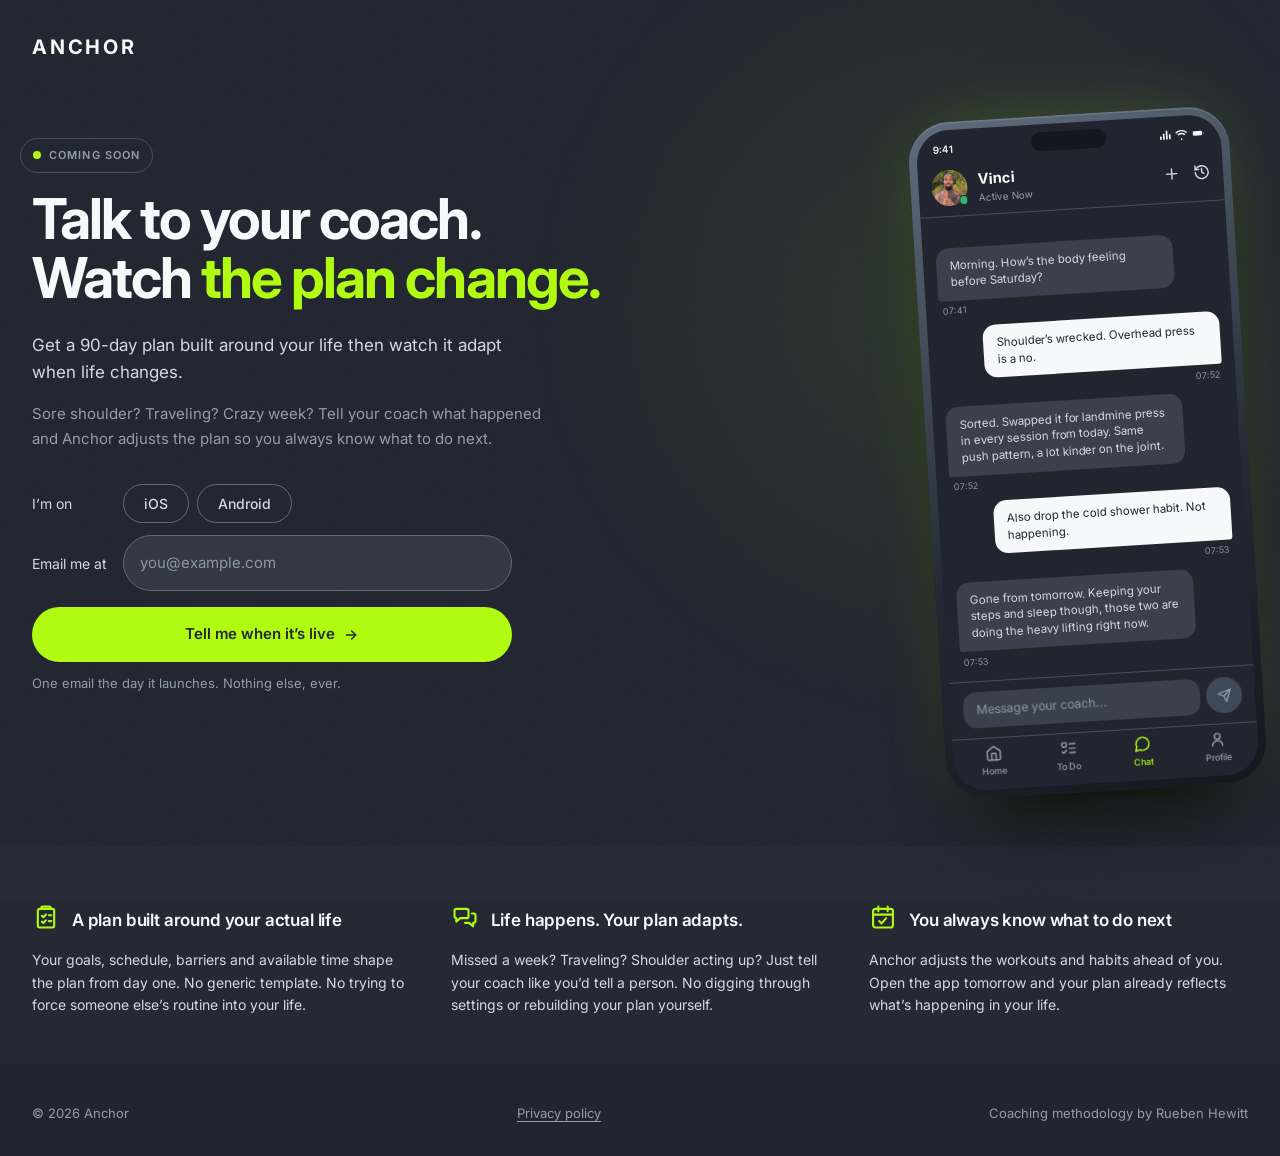
<file: static/anchor/index.html>
<!doctype html>
<html lang="en">
  <head>
    <meta charset="utf-8" />
    <meta name="viewport" content="width=device-width, initial-scale=1" />
    <title>Anchor — talk to your coach, watch the plan change</title>
    <meta
      name="description"
      content="Anchor builds your 90-day plan around your life, then adapts it when life changes. Tell your coach what happened and the plan updates."
    />
    <meta name="theme-color" content="#212530" />

    <meta property="og:title" content="Anchor — talk to your coach, watch the plan change" />
    <meta
      property="og:description"
      content="Anchor builds your 90-day plan around your life, then adapts it when life changes. Tell your coach what happened and the plan updates."
    />
    <meta property="og:type" content="website" />
    <meta property="og:url" content="https://www.victorexplore.com/anchor/" />
    <meta property="og:image" content="https://www.victorexplore.com/anchor/assets/og.png" />
    <meta property="og:image:width" content="1200" />
    <meta property="og:image:height" content="630" />
    <meta
      property="og:image:alt"
      content="The Anchor chat screen beside the words: talk to your coach, watch the plan change."
    />
    <meta name="twitter:card" content="summary_large_image" />
    <link rel="canonical" href="https://www.victorexplore.com/anchor/" />

    <link
      rel="icon"
      href="data:image/svg+xml,%3Csvg xmlns='http://www.w3.org/2000/svg' viewBox='0 0 24 24' fill='none' stroke='%23b1fa12' stroke-width='2.4' stroke-linecap='round'%3E%3Ccircle cx='12' cy='5' r='3'/%3E%3Cline x1='12' y1='22' x2='12' y2='8'/%3E%3Cpath d='M5 12H2a10 10 0 0 0 20 0h-3'/%3E%3C/svg%3E"
    />

    <link rel="preconnect" href="https://fonts.googleapis.com" />
    <link rel="preconnect" href="https://fonts.gstatic.com" crossorigin />
    <link
      href="https://fonts.googleapis.com/css2?family=Inter:wght@400;500;600;700&display=swap"
      rel="stylesheet"
    />
    <link rel="stylesheet" href="styles.css" />
  </head>

  <body>
    <div class="backdrop" aria-hidden="true"></div>
    <div class="grain" aria-hidden="true"></div>

    <div class="page">
      <header class="site-header">
        <div class="shell">
          <div class="wordmark">Anchor</div>
        </div>
      </header>

      <main>
        <div class="hero">
          <div class="shell">
            <div class="hero-copy">
              <p class="eyebrow reveal d1"><span class="dot"></span> Coming soon</p>

              <h1 class="reveal d2">
                <span class="line">Talk to your coach.</span>
                <span class="line">Watch <span class="accent">the plan change.</span></span>
              </h1>

              <p class="subhead reveal d3">
                Get a 90-day plan built around your life then watch it adapt when
                life changes.
              </p>

              <p class="subhead-sub reveal d3">
                Sore shoulder? Traveling? Crazy week? Tell your coach what happened
                and Anchor adjusts the plan so you always know what to do next.
              </p>

              <form class="signup reveal d4" id="signup" novalidate>
                <div class="form-grid">
                  <span class="field-prompt">I&rsquo;m on</span>
                  <div class="platform" id="platform" role="radiogroup" aria-label="Which phone do you use?">
                    <button
                      class="pill"
                      type="button"
                      role="radio"
                      aria-checked="false"
                      tabindex="0"
                      data-value="iOS"
                    >
                      iOS
                    </button>
                    <button
                      class="pill"
                      type="button"
                      role="radio"
                      aria-checked="false"
                      tabindex="-1"
                      data-value="Android"
                    >
                      Android
                    </button>
                  </div>

                  <label class="field-prompt" for="email">Email me at</label>
                  <div class="field">
                    <input
                      id="email"
                      name="email"
                      type="email"
                      inputmode="email"
                      autocomplete="email"
                      placeholder="you@example.com"
                      aria-describedby="form-note"
                    />
                  </div>
                </div>

                <button class="btn" type="submit" id="submit">
                  <span id="submit-label">Tell me when it&rsquo;s live</span>
                  <svg viewBox="0 0 24 24" fill="none" stroke="currentColor" stroke-width="2.2" stroke-linecap="round" stroke-linejoin="round" aria-hidden="true">
                    <path d="M5 12h14" />
                    <path d="m13 6 6 6-6 6" />
                  </svg>
                </button>
                <p class="form-note" id="form-note" role="status">
                  One email the day it launches. Nothing else, ever.
                </p>
              </form>
            </div>

            <!-- Recreation of the Anchor chat screen. -->
            <div class="phone-stage reveal d5">
              <div class="phone" role="img" aria-label="The Anchor chat screen. The coach asks how the body is feeling. The user says their shoulder is wrecked and overhead press is out; the coach replies that it has swapped it for landmine press in every session from today. The user asks to drop the cold shower habit; the coach removes it from tomorrow and keeps the steps and sleep habits.">
                <div class="screen" aria-hidden="true">
                  <div class="notch"></div>

                  <div class="status-bar">
                    <span>9:41</span>
                    <span class="status-icons">
                      <svg viewBox="0 0 24 24" fill="currentColor"><path d="M2 20h3v-6H2zm5.5 0h3V9h-3zM13 20h3V4h-3zm5.5 0h3v-9h-3z" /></svg>
                      <svg viewBox="0 0 24 24" fill="currentColor"><path d="M12 19.5a1.5 1.5 0 1 0 0 3 1.5 1.5 0 0 0 0-3M4.6 12.3l1.8 1.8a8 8 0 0 1 11.2 0l1.8-1.8a10.5 10.5 0 0 0-14.8 0M1 8.7l1.8 1.8a13 13 0 0 1 18.4 0L23 8.7a15.6 15.6 0 0 0-22 0" /></svg>
                      <svg viewBox="0 0 24 24" fill="currentColor"><path d="M4 8h13a2 2 0 0 1 2 2v4a2 2 0 0 1-2 2H4a2 2 0 0 1-2-2v-4a2 2 0 0 1 2-2m16.5 3h1v2h-1z" /></svg>
                    </span>
                  </div>

                  <div class="chat-header">
                    <span class="avatar">
                      <img src="assets/coach-rueben.jpg" alt="" width="44" height="44" />
                      <span class="badge"></span>
                    </span>
                    <span class="who">
                      <strong>Vinci</strong>
                      <span>Active Now</span>
                    </span>
                    <span class="actions">
                      <svg viewBox="0 0 24 24" fill="none" stroke="currentColor" stroke-width="2" stroke-linecap="round" stroke-linejoin="round">
                        <path d="M12 5v14M5 12h14" />
                      </svg>
                      <svg viewBox="0 0 24 24" fill="none" stroke="currentColor" stroke-width="2" stroke-linecap="round" stroke-linejoin="round">
                        <path d="M3 12a9 9 0 1 0 3-6.7L3 8" />
                        <path d="M3 3v5h5" />
                        <path d="M12 7v5l3 2" />
                      </svg>
                    </span>
                  </div>

                  <div class="chat-log">
                    <div class="msg from-coach">
                      <p class="text">Morning. How&rsquo;s the body feeling before Saturday?</p>
                      <span class="stamp">07:41</span>
                    </div>

                    <div class="msg from-user">
                      <p class="text">Shoulder&rsquo;s wrecked. Overhead press is a no.</p>
                      <span class="stamp">07:52</span>
                    </div>

                    <div class="msg from-coach">
                      <p class="text">
                        Sorted. Swapped it for landmine press in every session from today.
                        Same push pattern, a lot kinder on the joint.
                      </p>
                      <span class="stamp">07:52</span>
                    </div>

                    <div class="msg from-user">
                      <p class="text">Also drop the cold shower habit. Not happening.</p>
                      <span class="stamp">07:53</span>
                    </div>

                    <div class="msg from-coach">
                      <p class="text">
                        Gone from tomorrow. Keeping your steps and sleep though, those two
                        are doing the heavy lifting right now.
                      </p>
                      <span class="stamp">07:53</span>
                    </div>
                  </div>

                  <div class="chat-input">
                    <span class="box">Message your coach...</span>
                    <span class="send">
                      <svg viewBox="0 0 24 24" fill="none" stroke="currentColor" stroke-width="2" stroke-linecap="round" stroke-linejoin="round">
                        <path d="M22 2 11 13" />
                        <path d="M22 2 15 22l-4-9-9-4Z" />
                      </svg>
                    </span>
                  </div>

                  <nav class="tabbar">
                    <span class="tab">
                      <svg viewBox="0 0 24 24" fill="none" stroke="currentColor" stroke-width="2" stroke-linecap="round" stroke-linejoin="round">
                        <path d="M3 9.5 12 3l9 6.5V20a2 2 0 0 1-2 2H5a2 2 0 0 1-2-2Z" />
                        <path d="M9 22v-9h6v9" />
                      </svg>
                      Home
                    </span>
                    <span class="tab">
                      <svg viewBox="0 0 24 24" fill="none" stroke="currentColor" stroke-width="2" stroke-linecap="round" stroke-linejoin="round">
                        <rect x="3" y="4" width="6" height="6" rx="1.5" />
                        <path d="m3 16.5 2 2 4-4" />
                        <path d="M13 6h8M13 12h8M13 18h8" />
                      </svg>
                      To Do
                    </span>
                    <span class="tab active">
                      <svg viewBox="0 0 24 24" fill="none" stroke="currentColor" stroke-width="2" stroke-linecap="round" stroke-linejoin="round">
                        <path d="M7.9 20A9 9 0 1 0 4 16.1L2 22Z" />
                      </svg>
                      Chat
                    </span>
                    <span class="tab">
                      <svg viewBox="0 0 24 24" fill="none" stroke="currentColor" stroke-width="2" stroke-linecap="round" stroke-linejoin="round">
                        <circle cx="12" cy="8" r="4" />
                        <path d="M19 21a7 7 0 0 0-14 0" />
                      </svg>
                      Profile
                    </span>
                  </nav>
                </div>
              </div>
            </div>
          </div>
        </div>

        <div class="proofs-band">
          <ol class="shell proofs reveal d6">
            <li class="proof">
              <div class="proof-head">
                <span class="proof-icon" aria-hidden="true">
                  <svg viewBox="0 0 24 24" fill="none" stroke="currentColor" stroke-width="1.8" stroke-linecap="round" stroke-linejoin="round">
                    <path d="M9 3h6a1 1 0 0 1 1 1v1H8V4a1 1 0 0 1 1-1Z" />
                    <path d="M16 5h1.5A1.5 1.5 0 0 1 19 6.5v13A1.5 1.5 0 0 1 17.5 21h-11A1.5 1.5 0 0 1 5 19.5v-13A1.5 1.5 0 0 1 6.5 5H8" />
                    <path d="m8.5 11 1.2 1.2 2.3-2.4" />
                    <path d="m8.5 16 1.2 1.2 2.3-2.4" />
                    <path d="M14.5 10.5h2M14.5 15.5h2" />
                  </svg>
                </span>
                <h2>A plan built around your actual life</h2>
              </div>
              <p>
                Your goals, schedule, barriers and available time shape the plan from
                day one. No generic template. No trying to force someone else&rsquo;s
                routine into your life.
              </p>
            </li>

            <li class="proof">
              <div class="proof-head">
                <span class="proof-icon" aria-hidden="true">
                  <svg viewBox="0 0 24 24" fill="none" stroke="currentColor" stroke-width="1.8" stroke-linecap="round" stroke-linejoin="round">
                    <path d="M3 6.5A1.5 1.5 0 0 1 4.5 5h9A1.5 1.5 0 0 1 15 6.5v5A1.5 1.5 0 0 1 13.5 13H8l-3.5 3v-3H4.5A1.5 1.5 0 0 1 3 11.5Z" />
                    <path d="M18 9h1.5A1.5 1.5 0 0 1 21 10.5v5A1.5 1.5 0 0 1 19.5 17H19v3l-3.5-3H12" />
                  </svg>
                </span>
                <h2>Life happens. Your plan adapts.</h2>
              </div>
              <p>
                Missed a week? Traveling? Shoulder acting up? Just tell your coach
                like you&rsquo;d tell a person. No digging through settings or
                rebuilding your plan yourself.
              </p>
            </li>

            <li class="proof">
              <div class="proof-head">
                <span class="proof-icon" aria-hidden="true">
                  <svg viewBox="0 0 24 24" fill="none" stroke="currentColor" stroke-width="1.8" stroke-linecap="round" stroke-linejoin="round">
                    <rect x="3.5" y="5" width="17" height="16" rx="2" />
                    <path d="M3.5 10h17" />
                    <path d="M8 3v4M16 3v4" />
                    <path d="m8.75 15.5 2 2 4-4.5" />
                  </svg>
                </span>
                <h2>You always know what to do next</h2>
              </div>
              <p>
                Anchor adjusts the workouts and habits ahead of you. Open the app
                tomorrow and your plan already reflects what&rsquo;s happening in
                your life.
              </p>
            </li>
          </ol>
        </div>
      </main>

      <footer class="site-footer">
        <div class="shell">
          <span>&copy; 2026 Anchor</span>
          <span><a href="privacy/">Privacy policy</a></span>
          <span>Coaching methodology by Rueben Hewitt</span>
        </div>
      </footer>
    </div>

    <script>
      const form = document.getElementById('signup');
      const input = document.getElementById('email');
      const note = document.getElementById('form-note');
      const submit = document.getElementById('submit');
      const submitLabel = document.getElementById('submit-label');
      const platform = document.getElementById('platform');
      const pills = [...platform.querySelectorAll('.pill')];

      const DEFAULT_NOTE = 'One email the day it launches. Nothing else, ever.';
      const SUBMIT_LABEL = submitLabel.textContent;
      const EMAIL = /^[^\s@]+@[^\s@]+\.[^\s@]{2,}$/;

      // Kit's own embed form action. It takes a form-encoded POST and needs no
      // API key, so nothing secret lives in this page.
      const KIT_ENDPOINT = 'https://app.kit.com/forms/9786076/subscriptions';

      function setNote(text, tone) {
        note.textContent = text;
        note.classList.toggle('is-error', tone === 'error');
        note.classList.toggle('is-notice', tone === 'notice');
        note.classList.toggle('is-success', tone === 'success');
      }

      function setBusy(busy) {
        form.setAttribute('aria-busy', String(busy));
        submitLabel.textContent = busy ? 'Adding you\u2026' : SUBMIT_LABEL;
        if (busy) {
          submit.setAttribute('aria-disabled', 'true');
        } else {
          submit.removeAttribute('aria-disabled');
        }
      }

      input.addEventListener('input', () => {
        if (input.getAttribute('aria-invalid') === 'true') {
          input.removeAttribute('aria-invalid');
          setNote(DEFAULT_NOTE, null);
        }
      });

      function selectedPlatform() {
        return pills.find((pill) => pill.getAttribute('aria-checked') === 'true');
      }

      // Roving tabindex: only the chosen pill (or the first, before a choice) is
      // in the tab order, and the arrow keys move between them.
      function selectPill(pill) {
        pills.forEach((other) => {
          const isPick = other === pill;
          other.setAttribute('aria-checked', String(isPick));
          other.tabIndex = isPick ? 0 : -1;
        });

        if (platform.getAttribute('aria-invalid') === 'true') {
          platform.removeAttribute('aria-invalid');
          setNote(DEFAULT_NOTE, null);
        }
      }

      pills.forEach((pill) => {
        pill.addEventListener('click', () => selectPill(pill));
      });

      platform.addEventListener('keydown', (event) => {
        const current = pills.indexOf(document.activeElement);
        if (current === -1) return;

        const step =
          event.key === 'ArrowRight' || event.key === 'ArrowDown'
            ? 1
            : event.key === 'ArrowLeft' || event.key === 'ArrowUp'
              ? -1
              : 0;

        if (!step) return;

        event.preventDefault();
        const next = pills[(current + step + pills.length) % pills.length];
        selectPill(next);
        next.focus();
      });

      form.addEventListener('submit', async (event) => {
        event.preventDefault();

        if (submit.getAttribute('aria-disabled') === 'true') return;

        const email = input.value.trim();
        const pick = selectedPlatform();

        if (!pick) {
          platform.setAttribute('aria-invalid', 'true');
          setNote('Pick iOS or Android so we email you when your version is ready.', 'error');
          pills[0].focus();
          return;
        }

        if (!email) {
          input.setAttribute('aria-invalid', 'true');
          setNote('Pop your email in first and we’ll do the rest.', 'error');
          return;
        }

        if (!EMAIL.test(email)) {
          input.setAttribute('aria-invalid', 'true');
          setNote('That does not look like an email address.', 'error');
          return;
        }

        input.removeAttribute('aria-invalid');
        setBusy(true);
        setNote('Adding you to the list\u2026', null);

        try {
          const response = await fetch(KIT_ENDPOINT, {
            method: 'POST',
            headers: { Accept: 'application/json' },
            body: new URLSearchParams({
              email_address: email,
              'fields[platform]': pick.dataset.value,
            }),
          });
          const result = await response.json();

          if (result.status === 'success') {
            // Stays disabled: the address is in, so a second press is pointless.
            form.setAttribute('aria-busy', 'false');
            submit.setAttribute('aria-disabled', 'true');
            submitLabel.textContent = 'You\u2019re on the list';
            input.readOnly = true;
            platform.classList.add('is-locked');
            setNote('Nice one. We’ll email you the day Anchor goes live.', 'success');
            return;
          }

          // Kit holds submissions it suspects are bots until a challenge is passed.
          if (result.status === 'quarantined' && result.url) {
            setBusy(false);
            note.className = 'form-note is-notice';
            note.textContent = 'One more step to prove you\u2019re human: ';
            const link = document.createElement('a');
            link.href = result.url;
            link.rel = 'noopener';
            link.target = '_blank';
            link.textContent = 'finish confirming';
            note.append(link, '.');
            return;
          }

          setBusy(false);
          input.setAttribute('aria-invalid', 'true');
          setNote(
            result.errors?.messages?.join(' ') ||
              'That didn’t go through. Give it another try in a moment.',
            'error'
          );
        } catch {
          setBusy(false);
          setNote(
            'Couldn’t reach the server. Check your connection and try again.',
            'error'
          );
        }
      });
    </script>
  </body>
</html>
</file>
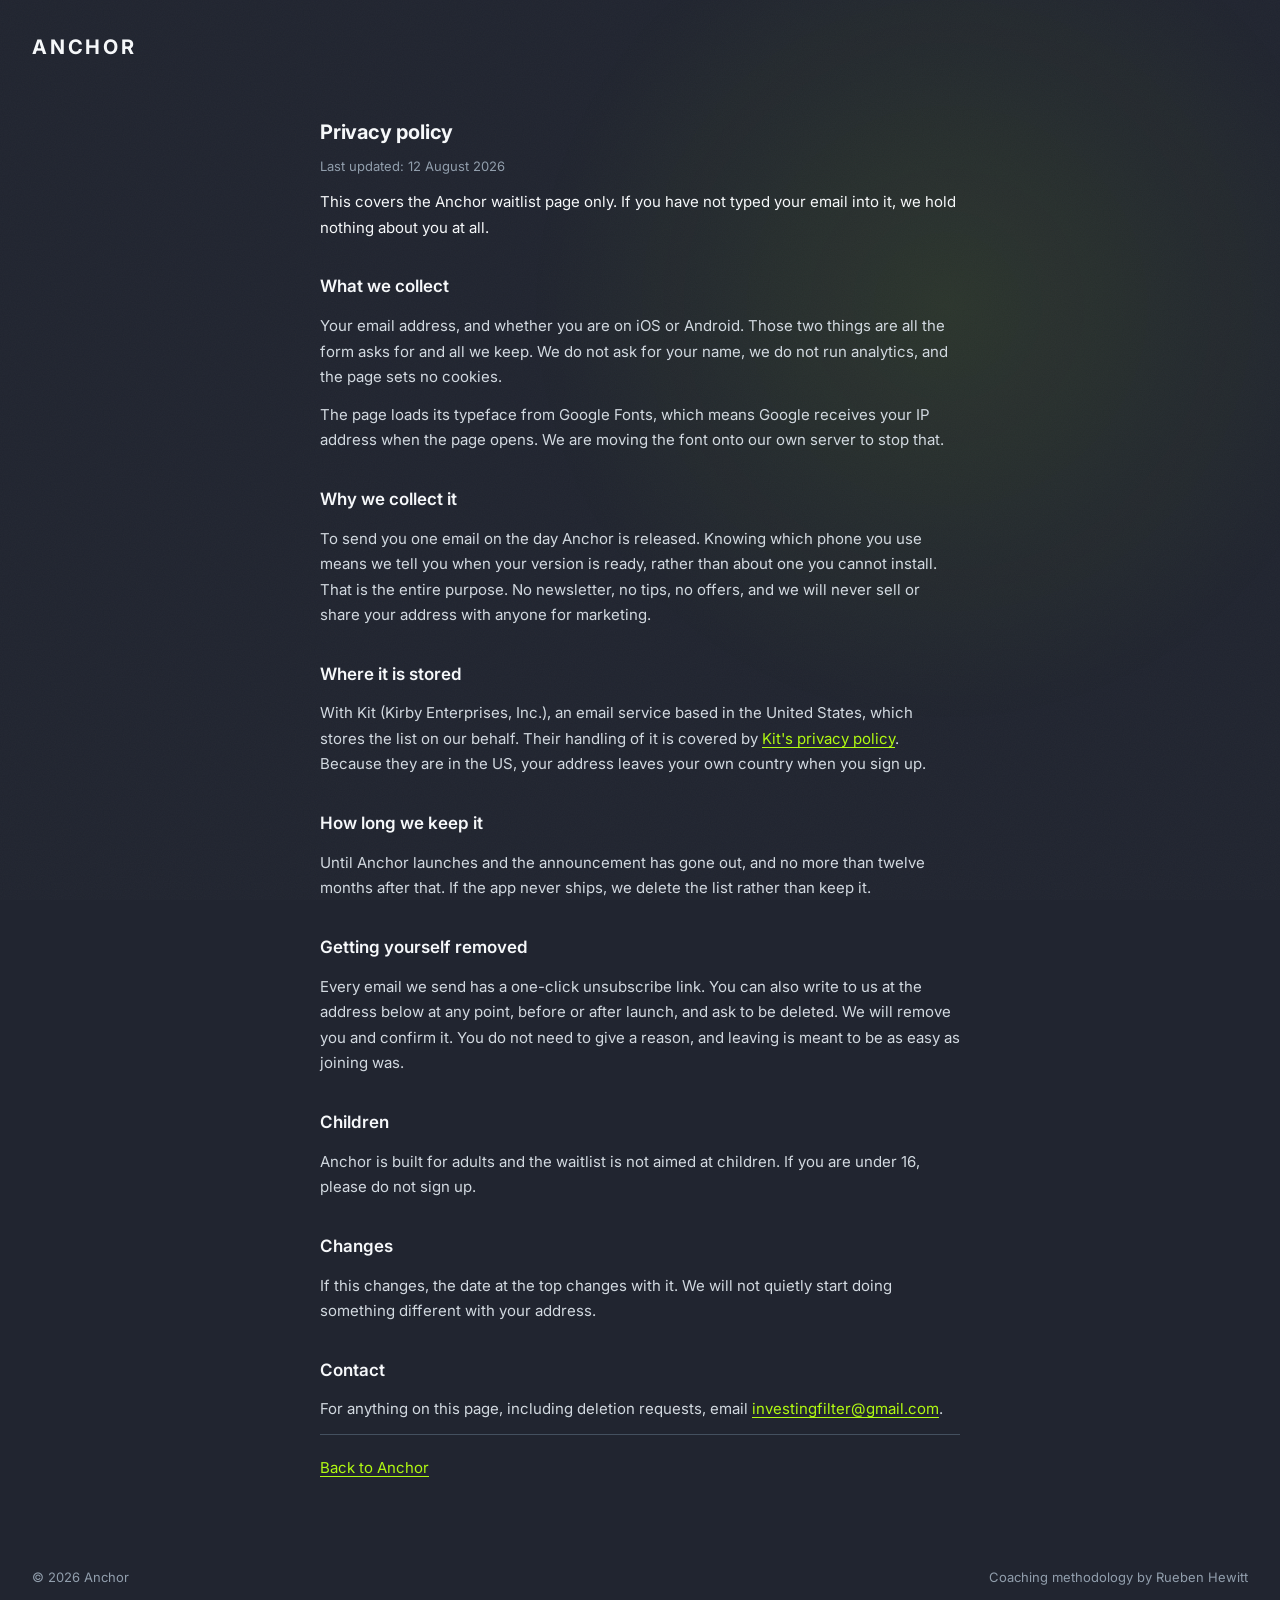
<file: static/anchor/privacy/index.html>
<!doctype html>
<html lang="en">
  <head>
    <meta charset="utf-8" />
    <meta name="viewport" content="width=device-width, initial-scale=1" />
    <title>Privacy policy — Anchor</title>
    <meta
      name="description"
      content="What Anchor does with your email address if you join the waitlist. Short version: one email at launch, nothing else."
    />
    <meta name="theme-color" content="#212530" />
    <meta name="robots" content="noindex" />
    <link rel="canonical" href="https://www.victorexplore.com/anchor/privacy/" />

    <link
      rel="icon"
      href="data:image/svg+xml,%3Csvg xmlns='http://www.w3.org/2000/svg' viewBox='0 0 24 24' fill='none' stroke='%23b1fa12' stroke-width='2.4' stroke-linecap='round'%3E%3Ccircle cx='12' cy='5' r='3'/%3E%3Cline x1='12' y1='22' x2='12' y2='8'/%3E%3Cpath d='M5 12H2a10 10 0 0 0 20 0h-3'/%3E%3C/svg%3E"
    />

    <link rel="preconnect" href="https://fonts.googleapis.com" />
    <link rel="preconnect" href="https://fonts.gstatic.com" crossorigin />
    <link
      href="https://fonts.googleapis.com/css2?family=Inter:wght@400;500;600;700&display=swap"
      rel="stylesheet"
    />
    <link rel="stylesheet" href="../styles.css" />
  </head>

  <body>
    <div class="backdrop" aria-hidden="true"></div>
    <div class="grain" aria-hidden="true"></div>

    <div class="page">
      <header class="site-header">
        <div class="shell">
          <a class="wordmark" href="../">Anchor</a>
        </div>
      </header>

      <main>
        <div class="shell doc">
          <h1>Privacy policy</h1>
          <p class="doc-meta">Last updated: 12 August 2026</p>

          <p class="doc-lead">
            This covers the Anchor waitlist page only. If you have not typed your
            email into it, we hold nothing about you at all.
          </p>

          <h2>What we collect</h2>
          <p>
            Your email address, and whether you are on iOS or Android. Those two
            things are all the form asks for and all we keep. We do not ask for
            your name, we do not run analytics, and the page sets no cookies.
          </p>
          <p>
            The page loads its typeface from Google Fonts, which means Google
            receives your IP address when the page opens. We are moving the font
            onto our own server to stop that.
          </p>

          <h2>Why we collect it</h2>
          <p>
            To send you one email on the day Anchor is released. Knowing which
            phone you use means we tell you when your version is ready, rather
            than about one you cannot install. That is the entire purpose. No
            newsletter, no tips, no offers, and we will never sell or share your
            address with anyone for marketing.
          </p>

          <h2>Where it is stored</h2>
          <p>
            With Kit (Kirby Enterprises, Inc.), an email service based in the
            United States, which stores the list on our behalf. Their handling of
            it is covered by
            <a href="https://kit.com/privacy" rel="noopener" target="_blank">Kit's privacy policy</a>.
            Because they are in the US, your address leaves your own country when
            you sign up.
          </p>

          <h2>How long we keep it</h2>
          <p>
            Until Anchor launches and the announcement has gone out, and no more
            than twelve months after that. If the app never ships, we delete the
            list rather than keep it.
          </p>

          <h2>Getting yourself removed</h2>
          <p>
            Every email we send has a one-click unsubscribe link. You can also
            write to us at the address below at any point, before or after
            launch, and ask to be deleted. We will remove you and confirm it. You
            do not need to give a reason, and leaving is meant to be as easy as
            joining was.
          </p>

          <h2>Children</h2>
          <p>
            Anchor is built for adults and the waitlist is not aimed at children.
            If you are under 16, please do not sign up.
          </p>

          <h2>Changes</h2>
          <p>
            If this changes, the date at the top changes with it. We will not
            quietly start doing something different with your address.
          </p>

          <h2>Contact</h2>
          <p>
            For anything on this page, including deletion requests, email
            <a href="mailto:investingfilter@gmail.com">investingfilter@gmail.com</a>.
          </p>

          <p class="doc-back"><a href="../">Back to Anchor</a></p>
        </div>
      </main>

      <footer class="site-footer">
        <div class="shell">
          <span>&copy; 2026 Anchor</span>
          <span>Coaching methodology by Rueben Hewitt</span>
        </div>
      </footer>
    </div>
  </body>
</html>
</file>
<file: static/anchor/styles.css>
/*
 * Anchor — coming soon page
 * Colour tokens mirror app/styles/colors.ts (dark theme). Nothing outside the
 * token block below should introduce a colour.
 */

:root {
  /* Surfaces */
  --bg: #212530;
  --surface: #343844;
  --surface-muted: #3a404e;
  --surface-raised: #3e4858;
  --brand-dark: #232a34;
  --phone-void: #14171e;

  /* Accent */
  --lime: #b1fa12;
  --lime-hover: #c6fb64;
  --lime-active: #d4fb8c;
  --on-lime: #232a34;
  --lime-a08: rgba(177, 250, 18, 0.08);
  --lime-a16: rgba(177, 250, 18, 0.16);
  --lime-a32: rgba(177, 250, 18, 0.32);

  /* Text */
  --text: #f6f8fa;
  --text-secondary: #d2d9e0;
  --text-muted: #919eac;
  --text-placeholder: #8a97a6;

  /* Lines */
  --border: #44505f;
  --border-strong: #5f6c7c;
  --border-hover: #7b8798;

  /* Status */
  --success: #38b26c;
  --warning: #f2a712;
  --error: #eb5757;
  --error-text: #f06a6a;

  /* Type */
  --font: 'Inter', -apple-system, BlinkMacSystemFont, 'Segoe UI', Roboto, sans-serif;

  /* Type scale, whole pixels */
  --t-11: 11px;
  --t-12: 12px;
  --t-13: 13px;
  --t-14: 14px;
  --t-15: 15px;
  --t-17: 17px;
  --t-18: 18px;
  --t-20: 20px;

  /* Spacing, 4px grid */
  --s1: 4px;
  --s2: 8px;
  --s3: 12px;
  --s4: 16px;
  --s5: 20px;
  --s6: 24px;
  --s7: 32px;
  --s8: 40px;
  --s9: 48px;
  --s10: 56px;

  --radius-sm: 12px;
  --radius: 16px;
  --radius-pill: 999px;

  --page-max: 1280px;
  --phone-rot: -3.5deg;
}

/* ---------------------------------------------------------------- reset */

*,
*::before,
*::after {
  box-sizing: border-box;
}

html {
  -webkit-text-size-adjust: 100%;
}

body {
  margin: 0;
  background-color: var(--bg);
  color: var(--text);
  font-family: var(--font);
  font-weight: 400;
  line-height: 1.5;
  -webkit-font-smoothing: antialiased;
  -moz-osx-font-smoothing: grayscale;
  overflow-x: hidden;
}

h1,
h2,
h3,
p,
ol {
  margin: 0;
}

ol {
  padding: 0;
  list-style: none;
}

img {
  display: block;
  max-width: 100%;
}

button,
input {
  font: inherit;
  color: inherit;
}

:focus-visible {
  outline: 2px solid var(--lime);
  outline-offset: 3px;
}

/* ---------------------------------------------------------- backdrop fx */

/* A single pool of light behind the phone, so the glow reads as spill from
   the product rather than decorative haze. */
.backdrop {
  position: fixed;
  inset: 0;
  z-index: 0;
  pointer-events: none;
  background: radial-gradient(
    620px 620px at 74% 34%,
    var(--lime-a08) 0%,
    rgba(177, 250, 18, 0) 68%
  );
}

/* Fine grain so the large flat fills do not band on 8-bit panels. */
.grain {
  position: fixed;
  inset: 0;
  z-index: 1;
  pointer-events: none;
  opacity: 0.03;
  background-image: url("data:image/svg+xml,%3Csvg xmlns='http://www.w3.org/2000/svg' width='200' height='200'%3E%3Cfilter id='n'%3E%3CfeTurbulence type='fractalNoise' baseFrequency='0.85' numOctaves='3'/%3E%3C/filter%3E%3Crect width='200' height='200' filter='url(%23n)'/%3E%3C/svg%3E");
}

.page {
  position: relative;
  z-index: 2;
  display: flex;
  flex-direction: column;
  min-height: 100dvh;
}

.shell {
  width: 100%;
  max-width: var(--page-max);
  margin: 0 auto;
  padding: 0 var(--s7);
}

/* --------------------------------------------------------------- header */

.site-header {
  padding: var(--s7) 0 var(--s3);
}

.wordmark {
  display: inline-flex;
  align-items: center;
  font-weight: 700;
  font-size: var(--t-20);
  letter-spacing: 0.14em;
  text-transform: uppercase;
}

/* ----------------------------------------------------------------- hero */

.hero {
  flex: 1;
  padding: var(--s8) 0 var(--s10);
}

.hero .shell {
  display: grid;
  grid-template-columns: minmax(0, 1fr) auto;
  gap: var(--s8);
  align-items: start;
}

.hero-copy {
  max-width: 620px;
  padding-top: var(--s6);
}

.eyebrow {
  display: inline-flex;
  align-items: center;
  gap: var(--s2);
  margin-left: -12px;
  padding: var(--s2) var(--s3);
  border-radius: var(--radius-pill);
  border: 1px solid var(--border);
  color: var(--text-muted);
  font-size: var(--t-11);
  font-weight: 600;
  letter-spacing: 0.1em;
  text-transform: uppercase;
}

.dot {
  width: var(--s2);
  height: var(--s2);
  border-radius: 50%;
  background: var(--lime);
  flex: none;
}

h1 {
  margin-top: var(--s4);
  font-size: clamp(2.35rem, 4.4vw, 3.6rem);
  font-weight: 700;
  line-height: 1.06;
  letter-spacing: -0.035em;
  text-wrap: balance;
}

h1 .line {
  display: block;
}

h1 .accent {
  color: var(--lime);
}

.subhead {
  margin-top: var(--s6);
  max-width: 32rem;
  font-size: var(--t-17);
  line-height: 1.6;
  color: var(--text-secondary);
}

.subhead-sub {
  margin-top: var(--s4);
  max-width: 32rem;
  font-size: var(--t-15);
  line-height: 1.65;
  color: var(--text-muted);
}

/* ----------------------------------------------------------------- form */

.signup {
  margin-top: var(--s7);
  max-width: 30rem;
}

/* Prompts in the first column, controls in the second, so "I'm on" and
   "Email me at" line up down the left edge. */
.form-grid {
  display: grid;
  grid-template-columns: auto minmax(0, 1fr);
  align-items: center;
  gap: var(--s3) var(--s4);
}

.field-prompt {
  font-size: var(--t-14);
  color: var(--text-secondary);
  white-space: nowrap;
  text-align: left;
}

.platform {
  display: flex;
  gap: var(--s2);
}

.pill {
  padding: var(--s2) var(--s5);
  border-radius: var(--radius-pill);
  border: 1px solid var(--border-strong);
  background: transparent;
  color: var(--text-secondary);
  font-size: var(--t-14);
  font-weight: 500;
  cursor: pointer;
  transition:
    border-color 0.18s ease,
    background-color 0.18s ease,
    color 0.18s ease;
}

.pill:hover:not([aria-checked='true']) {
  border-color: var(--border-hover);
  color: var(--text);
}

.pill[aria-checked='true'] {
  border-color: var(--lime);
  background: var(--lime);
  color: var(--on-lime);
  font-weight: 600;
}

.pill:focus-visible {
  outline: 2px solid var(--lime);
  outline-offset: 2px;
}

.platform[aria-invalid='true'] .pill:not([aria-checked='true']) {
  border-color: var(--error);
}

.platform.is-locked .pill {
  pointer-events: none;
}

.platform.is-locked .pill:not([aria-checked='true']) {
  border-color: var(--border);
  color: var(--text-muted);
}

.field {
  min-width: 0;
}

.field input {
  width: 100%;
  padding: var(--s4);
  border-radius: var(--radius-pill);
  border: 1px solid var(--border-strong);
  background: var(--surface);
  color: var(--text);
  font-size: var(--t-15);
  transition:
    border-color 0.18s ease,
    box-shadow 0.18s ease,
    background-color 0.18s ease;
}

.field input::placeholder {
  color: var(--text-placeholder);
}

.field input:hover {
  border-color: var(--border-hover);
}

.field input:focus {
  border-color: var(--lime);
  background: var(--surface-muted);
  box-shadow: 0 0 0 4px var(--lime-a16);
}

.field input:focus-visible {
  outline: 2px solid var(--lime);
  outline-offset: 2px;
}

.field input[aria-invalid='true'] {
  border-color: var(--error);
  box-shadow: inset 0 0 0 1px var(--error);
}

.btn {
  display: inline-flex;
  align-items: center;
  justify-content: center;
  gap: var(--s2);
  width: 100%;
  margin-top: var(--s4);
  padding: var(--s4) var(--s6);
  border: 0;
  border-radius: var(--radius-pill);
  background: var(--lime);
  color: var(--on-lime);
  font-size: var(--t-15);
  font-weight: 600;
  white-space: nowrap;
  cursor: pointer;
  transition:
    transform 0.16s ease,
    background-color 0.16s ease,
    color 0.16s ease,
    box-shadow 0.16s ease;
}

.btn:hover:not([aria-disabled='true']) {
  background: var(--lime-hover);
  transform: translateY(-1px);
  box-shadow: 0 10px 26px -10px rgba(177, 250, 18, 0.6);
}

.btn:active:not([aria-disabled='true']) {
  background: var(--lime-active);
  transform: scale(0.98);
  box-shadow: none;
}

.btn[aria-disabled='true'] {
  background: var(--surface-muted);
  color: var(--text-secondary);
  cursor: not-allowed;
}

.btn svg {
  width: var(--s4);
  height: var(--s4);
}

.btn[aria-disabled='true'] svg {
  display: none;
}

.form-note {
  margin-top: var(--s3);
  min-height: var(--s5);
  font-size: var(--t-13);
  color: var(--text-muted);
  transition: color 0.2s ease;
}

.form-note.is-error {
  color: var(--error-text);
}

.form-note.is-notice {
  display: inline-block;
  padding: var(--s2) var(--s3);
  border-radius: var(--radius-sm);
  border: 1px solid rgba(242, 167, 18, 0.3);
  background: rgba(242, 167, 18, 0.1);
  color: var(--warning);
}

.form-note.is-notice a {
  color: inherit;
  font-weight: 600;
}

.form-note.is-success {
  color: var(--success);
  font-weight: 500;
}

.field input:read-only {
  border-color: var(--border);
  color: var(--text-muted);
  cursor: default;
}

/* -------------------------------------------------------- value proofs */

.proofs-band {
  background: rgba(255, 255, 255, 0.02);
  padding: var(--s10) 0 var(--s9);
}

.proofs {
  display: grid;
  grid-template-columns: repeat(3, minmax(0, 1fr));
  gap: var(--s8);
}

.proof h2 {
  font-size: var(--t-17);
  font-weight: 600;
  color: var(--text);
  letter-spacing: -0.01em;
}

.proof-head {
  display: flex;
  align-items: center;
  gap: var(--s3);
}

.proof-icon {
  flex: none;
  color: var(--lime);
}

.proof-icon svg {
  width: 28px;
  height: 28px;
}

.proof p {
  margin-top: var(--s3);
  font-size: var(--t-14);
  line-height: 1.6;
  color: var(--text-secondary);
}

/* ---------------------------------------------------------------- phone */

.phone-stage {
  display: flex;
  justify-content: flex-end;
  zoom: 0.82;
}

.phone {
  position: relative;
  width: 392px;
  padding: 10px;
  border-radius: 50px;
  background: linear-gradient(160deg, var(--border-strong) 0%, var(--brand-dark) 60%, var(--phone-void) 100%);
  box-shadow:
    0 2px 0 rgba(255, 255, 255, 0.12) inset,
    0 60px 90px -40px rgba(0, 0, 0, 0.85),
    0 0 100px -30px var(--lime-a32);
  transform: rotate(var(--phone-rot));
  transition: transform 0.35s cubic-bezier(0.2, 0.8, 0.2, 1);
  animation: float 7s ease-in-out infinite;
}

.phone:hover {
  animation: none;
  translate: 0 -6px;
  transform: rotate(0deg);
}

@keyframes float {
  0%,
  100% {
    translate: 0 0;
  }
  50% {
    translate: 0 -12px;
  }
}

.screen {
  position: relative;
  height: 806px;
  border-radius: 40px;
  background: var(--bg);
  overflow: hidden;
  display: flex;
  flex-direction: column;
  user-select: none;
  /* The hero centres its text below 900px; the app screen never does. */
  text-align: left;
}

.notch {
  position: absolute;
  top: 9px;
  left: 50%;
  transform: translateX(-50%);
  width: 92px;
  height: var(--s6);
  border-radius: var(--radius-pill);
  background: var(--phone-void);
  z-index: 3;
}

.status-bar {
  display: flex;
  align-items: center;
  justify-content: space-between;
  padding: 14px var(--s5) var(--s1);
  font-size: var(--t-12);
  font-weight: 600;
  color: var(--text);
  flex: none;
}

.status-icons {
  display: flex;
  align-items: center;
  gap: var(--s1);
  color: var(--text);
}

.status-icons svg {
  width: var(--s4);
  height: var(--s4);
}

/* ------------------------------------------------------------ chat view */

.chat-header {
  flex: none;
  display: flex;
  align-items: center;
  gap: var(--s3);
  padding: var(--s3) var(--s4);
  border-bottom: 1px solid var(--border);
}

.avatar {
  position: relative;
  flex: none;
}

.avatar img {
  width: 44px;
  height: 44px;
  border-radius: 50%;
  object-fit: cover;
}

.avatar .badge {
  position: absolute;
  right: 0;
  bottom: 0;
  width: var(--s3);
  height: var(--s3);
  border-radius: 50%;
  background: var(--success);
  border: 2px solid var(--bg);
}

.chat-header .who {
  flex: 1;
  min-width: 0;
}

.chat-header .who strong {
  display: block;
  font-size: var(--t-18);
  font-weight: 700;
}

.chat-header .who span {
  display: block;
  font-size: var(--t-12);
  color: var(--text-muted);
}

.chat-header .actions {
  display: flex;
  align-items: center;
  gap: var(--s4);
  color: var(--text-secondary);
}

.chat-header .actions svg {
  width: 21px;
  height: 21px;
}

.chat-log {
  flex: 1;
  display: flex;
  flex-direction: column;
  justify-content: flex-end;
  padding: var(--s3) 0 var(--s1);
  overflow: hidden;
}

.msg {
  display: flex;
  flex-direction: column;
  padding: 0 var(--s4);
  margin-bottom: var(--s3);
}

.msg.from-user {
  align-items: flex-end;
}

.msg.from-coach {
  align-items: flex-start;
}

.msg .text {
  max-width: 85%;
  padding: var(--s3) var(--s4);
  border-radius: var(--radius);
  font-size: var(--t-14);
  line-height: 1.45;
}

.msg.from-user .text {
  background: var(--text);
  color: var(--bg);
  border-bottom-right-radius: var(--s1);
}

.msg.from-coach .text {
  background: var(--surface-muted);
  color: var(--text-secondary);
  border-bottom-left-radius: var(--s1);
}

.msg .stamp {
  margin-top: var(--s1);
  padding: 0 var(--s1);
  font-size: var(--t-11);
  color: var(--text-placeholder);
}

.chat-input {
  flex: none;
  display: flex;
  align-items: center;
  gap: var(--s2);
  padding: var(--s3) var(--s4);
  border-top: 1px solid var(--border);
}

.chat-input .box {
  flex: 1;
  display: flex;
  align-items: center;
  height: 44px;
  padding: 0 var(--s4);
  border-radius: var(--radius);
  background: var(--surface-muted);
  color: var(--text-placeholder);
  font-size: var(--t-15);
}

.chat-input .send {
  width: 44px;
  height: 44px;
  flex: none;
  display: flex;
  align-items: center;
  justify-content: center;
  border-radius: 50%;
  background: var(--surface-raised);
  color: var(--text-muted);
}

.chat-input .send svg {
  width: var(--t-18);
  height: var(--t-18);
}

/* Tab bar */

.tabbar {
  flex: none;
  display: flex;
  border-top: 1px solid var(--border);
  background: var(--bg);
  padding: var(--s2) var(--s1) 14px;
}

.tab {
  flex: 1;
  display: flex;
  flex-direction: column;
  align-items: center;
  gap: 3px;
  font-size: var(--t-11);
  font-weight: 500;
  color: var(--text-muted);
}

.tab svg {
  width: 21px;
  height: 21px;
}

.tab.active {
  color: var(--lime);
}

/* --------------------------------------------------------------- footer */

.site-footer {
  padding: var(--s8) 0 var(--s7);
  color: var(--text-muted);
  font-size: var(--t-13);
}

.site-footer .shell {
  display: flex;
  align-items: center;
  justify-content: space-between;
  gap: var(--s4);
  flex-wrap: wrap;
}

.site-footer a,
a.wordmark {
  color: inherit;
  text-decoration: none;
}

.site-footer a {
  text-decoration: underline;
  text-underline-offset: 3px;
}

.site-footer a:hover,
a.wordmark:hover {
  color: var(--text);
}

/* ------------------------------------------------------------ documents */

.doc {
  max-width: 44rem;
  padding-top: var(--s7);
  padding-bottom: var(--s9);
  color: var(--text-secondary);
  font-size: var(--t-15);
  line-height: 1.7;
}

.doc h1 {
  font-size: var(--t-20);
  font-weight: 700;
  color: var(--text);
  letter-spacing: -0.01em;
}

.doc h2 {
  margin-top: var(--s7);
  font-size: var(--t-17);
  font-weight: 600;
  color: var(--text);
}

.doc p {
  margin-top: var(--s3);
}

.doc-meta {
  color: var(--text-muted);
  font-size: var(--t-13);
}

.doc-lead {
  margin-top: var(--s5);
  color: var(--text);
}

.doc a {
  color: var(--lime);
  text-decoration: underline;
  text-underline-offset: 3px;
}

.doc a:hover {
  color: var(--lime-hover);
}

.doc a:focus-visible {
  outline: 2px solid var(--lime);
  outline-offset: 2px;
  border-radius: 2px;
}

.doc-back {
  margin-top: var(--s8);
  padding-top: var(--s5);
  border-top: 1px solid var(--border);
}

/* -------------------------------------------------------------- motion */

.reveal {
  opacity: 0;
  transform: translateY(16px);
  animation: rise 0.5s cubic-bezier(0.2, 0.8, 0.2, 1) forwards;
}

@keyframes rise {
  to {
    opacity: 1;
    transform: none;
  }
}

.d1 {
  animation-delay: 0s;
}
.d2 {
  animation-delay: 0.06s;
}
.d3 {
  animation-delay: 0.12s;
}
.d4 {
  animation-delay: 0.18s;
}
.d5 {
  animation-delay: 0.24s;
}
.d6 {
  animation-delay: 0.3s;
}

/* --------------------------------------------------------- responsive */

@media (max-width: 1180px) {
  .hero .shell {
    gap: var(--s6);
  }

  .phone-stage {
    zoom: 0.78;
  }
}

@media (max-width: 900px) {
  .hero {
    padding-top: var(--s6);
  }

  .hero .shell {
    grid-template-columns: minmax(0, 1fr);
    gap: var(--s9);
    justify-items: center;
    text-align: center;
  }

  .hero-copy {
    max-width: 620px;
    padding-top: 0;
  }

  .eyebrow {
    margin-left: 0;
  }

  .subhead,
  .subhead-sub,
  .signup {
    margin-left: auto;
    margin-right: auto;
  }


  .phone-stage {
    order: -1;
    justify-content: center;
    zoom: 0.8;
  }

  .phone {
    --phone-rot: 0deg;
  }
}

@media (max-width: 680px) {
  .shell {
    padding: 0 var(--s5);
  }

  .proofs {
    grid-template-columns: minmax(0, 1fr);
    gap: var(--s6);
    text-align: left;
  }

  .proofs-band {
    padding: var(--s8) 0 var(--s7);
  }

  .form-note {
    min-height: var(--s8);
  }

  .phone-stage {
    zoom: 0.68;
  }

  .site-footer .shell {
    justify-content: center;
    text-align: center;
  }
}

@media (prefers-reduced-motion: reduce) {
  *,
  *::before,
  *::after {
    animation-duration: 0.01ms !important;
    animation-delay: 0s !important;
    animation-iteration-count: 1 !important;
    transition-duration: 0.01ms !important;
    transition-delay: 0s !important;
  }

  .reveal {
    opacity: 1;
    transform: none;
  }

  .phone,
  .phone:hover {
    translate: 0 0;
    transform: rotate(var(--phone-rot));
  }
}
</file>
